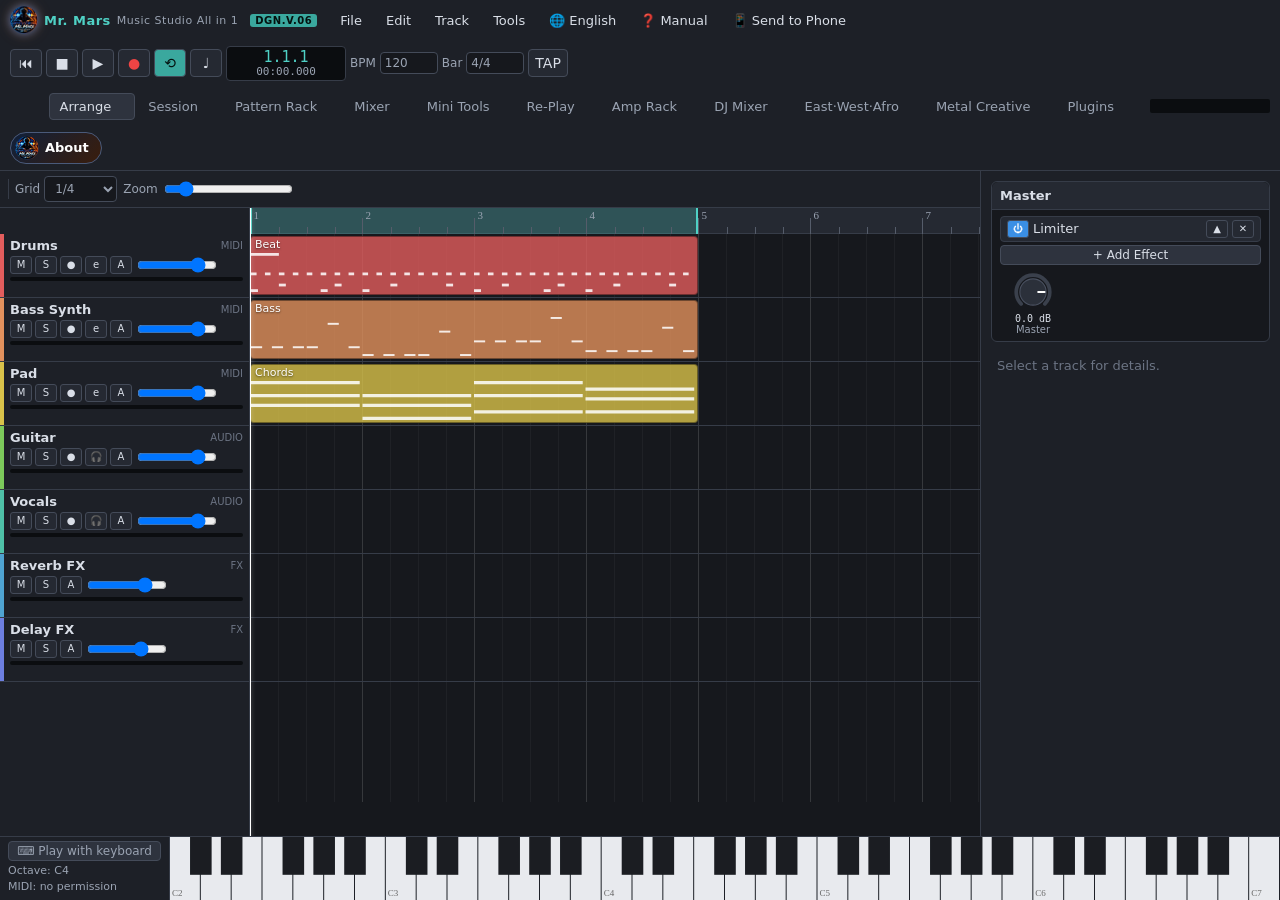
<file: index.html>
<!doctype html>
<html lang="en">
<head>
<meta charset="utf-8">
<meta name="viewport" content="width=device-width, initial-scale=1, viewport-fit=cover">
<meta name="theme-color" content="#16181d">
<meta name="mobile-web-app-capable" content="yes">
<meta name="apple-mobile-web-app-capable" content="yes">
<meta name="apple-mobile-web-app-status-bar-style" content="black-translucent">
<meta name="apple-mobile-web-app-title" content="Mr. Mars">
<link rel="apple-touch-icon" href="mrmars-gorseller/icon-256.png">
<script src="mrmars-cekirdek/platform.js"></script>
<title>Mr. Mars Music Studio All in 1 DGN.V.06</title>
<meta name="author" content="MRH DGN">
<meta name="application-name" content="Mr. Mars Music Studio">
<meta name="description" content="A full music studio in your browser: arranger, 4-deck DJ mixer, amp rack, Turkish maqams and instant QR transfer to your phone. No install, no account, no cost.">
<meta property="og:type" content="website">
<meta property="og:title" content="Mr. Mars Music Studio All in 1">
<meta property="og:description" content="A full music studio in your browser. No install, no account, no cost.">
<meta property="og:url" content="https://merihdogan.github.io/Mr.Mars.Music.Studio-All-in-1/">
<meta property="og:image" content="https://merihdogan.github.io/Mr.Mars.Music.Studio-All-in-1/mrmars-gorseller/tanitim-kart.png">
<meta name="twitter:card" content="summary_large_image">
<link rel="icon" href="mrmars-gorseller/app.ico" sizes="any">
<link rel="icon" type="image/png" sizes="32x32" href="mrmars-gorseller/icon-32.png">
<link rel="icon" type="image/png" sizes="256x256" href="mrmars-gorseller/icon-256.png">
<link rel="stylesheet" href="dgn-tema/app.css">
</head>
<body>
<div id="splash"><div class="splash-card"><img src="mrmars-gorseller/logo-512.png" alt="Mr. Mars Music Studio All in 1"><div class="splash-ver">DGN.V.06</div><div class="splash-bar"><div></div></div><div class="splash-msg"></div></div></div>
<div id="app">
  <header id="topbar">
    <div class="brand" title="Mr. Mars Music Studio All in 1"><img class="brand-logo" src="mrmars-gorseller/icon-64.png" alt=""><span>Mr. Mars</span> <span class="brand-sub">Music Studio All in 1</span><span class="version-tag">DGN.V.06</span></div>
    <div class="menu-row">
      <button class="btn ghost" data-menu="file">Dosya</button>
      <button class="btn ghost" data-menu="edit">Düzen</button>
      <button class="btn ghost" data-menu="track">Parça</button>
      <button class="btn ghost" data-menu="tools">Araçlar</button>
      <button class="btn ghost lang-btn" data-menu="lang" title="Dil / Language"></button>
      <button class="btn ghost" id="manual-btn" title="Kullanım kılavuzu (İngilizce)">❓ Kılavuz</button>
      <button class="btn ghost" id="phone-btn" title="Müziği QR kodla telefona gönder">📱 Telefona Gönder</button>
    </div>
    <div class="transport">
      <button class="tbtn" id="t-start" title="Başa dön (Home)">⏮</button>
      <button class="tbtn" id="t-stop" title="Durdur">■</button>
      <button class="tbtn" id="t-play" title="Çal / Duraklat (Boşluk)">▶</button>
      <button class="tbtn rec" id="t-rec" title="Kayıt (R)">●</button>
      <button class="tbtn tog" id="t-loop" title="Döngü (L)">⟲</button>
      <button class="tbtn tog" id="t-metro" title="Metronom (M)">♩</button>
      <div class="lcd"><div id="lcd-bars">1.1.1</div><div id="lcd-time">00:00.000</div></div>
      <label class="field">BPM <input id="t-bpm" type="number" min="20" max="300" step="0.1"></label>
      <label class="field">Ölçü <input id="t-sig" type="text" size="3"></label>
      <button class="tbtn" id="t-tap" title="Tempo tıkla">TAP</button>
    </div>
    <nav id="tabs">
      <button data-view="arrange" class="active">Aranjman</button>
      <button data-view="session">Session</button>
      <button data-view="rack">Desen Rafı</button>
      <button data-view="mixer">Mikser</button>
      <button data-view="mini">Mini Araçlar</button>
      <button data-view="reinst">Yeniden Çal</button>
      <button data-view="rig">Amfi Rack</button>
      <button data-view="dj">DJ Mikser</button>
      <button data-view="world">Doğu·Batı·Afro</button>
      <button data-view="metal">Metal Creative</button>
      <button data-view="plugins">Eklentiler</button>
    </nav>
    <div class="master-meter"><canvas id="master-meter" width="120" height="14"></canvas></div>
    <button id="about-btn" title="Hakkında"><img src="mrmars-gorseller/icon-32.png" alt=""><span>Hakkında</span></button>
  </header>

  <main id="views">
    <section id="view-arrange" class="view active">
      <div id="arr-toolbar" class="toolbar"></div>
      <div id="arr-body">
        <div id="arr-headers"></div>
        <div id="arr-scroll">
          <div id="arr-ruler"></div>
          <div id="arr-lanes"></div>
          <div id="arr-playhead"></div>
        </div>
      </div>
      <div id="lower-zone" class="hidden">
        <div class="lz-bar"><span id="lz-title"></span><span class="spacer"></span><button class="btn sm" id="lz-close">✕</button></div>
        <div id="lz-content"></div>
      </div>
    </section>
    <section id="view-session" class="view"></section>
    <section id="view-rack" class="view"></section>
    <section id="view-mixer" class="view"></section>
    <section id="view-mini" class="view"></section>
    <section id="view-reinst" class="view"></section>
    <section id="view-rig" class="view"></section>
    <section id="view-dj" class="view"></section>
    <section id="view-world" class="view"></section>
    <section id="view-metal" class="view"></section>
    <section id="view-plugins" class="view"></section>
  </main>

  <aside id="inspector"></aside>
  <footer id="keyboard-bar"></footer>
</div>

<script src="mrmars-cekirdek/dil/strings.js"></script>
<script src="mrmars-cekirdek/i18n.js"></script>
<script src="mrmars-cekirdek/util.js"></script>
<script src="mrmars-cekirdek/dsp.js"></script>
<script src="mrmars-cekirdek/plugin-api.js"></script>
<script src="mrh-cihazlar/effects.js"></script>
<script src="mrh-cihazlar/guitar.js"></script>
<script src="mrh-cihazlar/instruments.js"></script>
<script src="mrh-cihazlar/pro.js"></script>
<script src="mrh-cihazlar/mini.js"></script>
<script src="mrh-cihazlar/library.js"></script>
<script src="mrh-cihazlar/studio.js"></script>
<script src="mrh-cihazlar/world.js"></script>
<script src="mrh-cihazlar/metal.js"></script>
<script src="mrh-cihazlar/yaratici.js"></script>
<script src="mrmars-cekirdek/metalgen.js"></script>
<script src="mrmars-cekirdek/engine.js"></script>
<script src="mrmars-cekirdek/project.js"></script>
<script src="mrmars-cekirdek/automation.js"></script>
<script src="mrmars-cekirdek/miditools.js"></script>
<script src="mrmars-cekirdek/transcribe.js"></script>
<script src="mrmars-cekirdek/altyapilar.js"></script>
<script src="dgn-arayuz/devicepanel.js"></script>
<script src="dgn-arayuz/arrange.js"></script>
<script src="dgn-arayuz/session.js"></script>
<script src="dgn-arayuz/autolanes.js"></script>
<script src="dgn-arayuz/pianoroll.js"></script>
<script src="mrmars-cekirdek/tuning.js"></script>
<script src="dgn-arayuz/channelrack.js"></script>
<script src="dgn-arayuz/mixer.js"></script>
<script src="dgn-arayuz/minitools.js"></script>
<script src="dgn-arayuz/reinstrument.js"></script>
<script src="dgn-arayuz/rig.js"></script>
<script src="dgn-arayuz/dj.js"></script>
<script src="dgn-arayuz/djpresets.js"></script>
<script src="dgn-arayuz/djsounds.js"></script>
<script src="dgn-arayuz/djvideo.js"></script>
<script src="dgn-arayuz/djcontroller.js"></script>
<script src="dgn-arayuz/worldlab.js"></script>
<script src="dgn-arayuz/metallab.js"></script>
<script src="dgn-arayuz/pluginmgr.js"></script>
<script src="dgn-arayuz/keyboard.js"></script>
<script src="mrmars-cekirdek/midiclock.js"></script>
<script src="dgn-arayuz/dock.js"></script>
<script src="mrmars-cekirdek/qr.js"></script>
<script src="mrmars-cekirdek/kayipsiz.js"></script>
<script src="mrmars-cekirdek/sesisleme.js"></script>
<script src="dgn-arayuz/donusturucu.js"></script>
<script src="mrmars-cekirdek/telefon-baglanti.js"></script>
<script src="mrmars-cekirdek/telefon.js"></script>
<script src="mrmars-eklentiler/index.js"></script>
<script src="mrmars-cekirdek/main.js"></script>
</body>
</html>
</file>
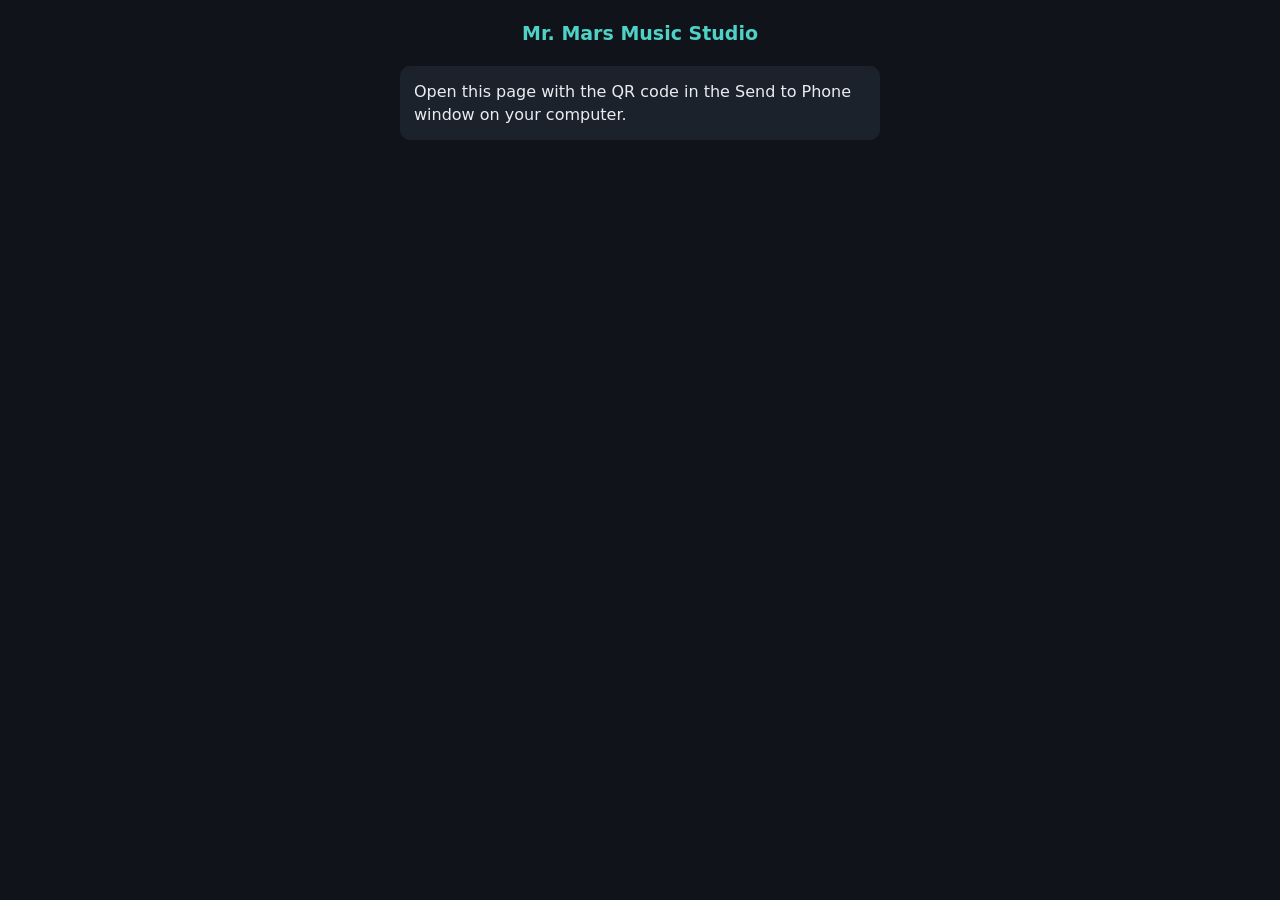
<file: telefon.html>
<!doctype html>
<html lang="en">
<head>
<meta charset="utf-8">
<meta name="viewport" content="width=device-width,initial-scale=1,viewport-fit=cover">
<meta name="theme-color" content="#10141a">
<meta name="referrer" content="no-referrer">
<title>Mr. Mars Music Studio</title>
<style>
  :root { color-scheme: dark; --bg: #10141a; --card: #1b222b; --fg: #e8edf2; --mut: #9aa7b4; --acc: #4fd1c5; }
  * { box-sizing: border-box; }
  body { margin: 0; background: var(--bg); color: var(--fg); font: 16px/1.45 system-ui, -apple-system, 'Segoe UI', Roboto, sans-serif; padding: 16px; padding-bottom: 40px; }
  main { max-width: 480px; margin: 0 auto; display: flex; flex-direction: column; gap: 14px; }
  h1 { font-size: 19px; margin: 4px 0; color: var(--acc); text-align: center; }
  .card { background: var(--card); border-radius: 10px; padding: 14px; display: flex; flex-direction: column; gap: 10px; }
  .muted { color: var(--mut); font-size: 14px; }
  .bar { height: 8px; background: #0b0f14; border-radius: 4px; overflow: hidden; }
  .bar i { display: block; height: 100%; width: 0; background: var(--acc); }
  button, a.btn { font: inherit; background: #2a3440; color: var(--fg); border: 0; border-radius: 8px; padding: 12px; text-align: center; text-decoration: none; display: block; width: 100%; }
  .primary { background: var(--acc) !important; color: #06201d !important; font-weight: 600; }
  audio, video { width: 100%; border-radius: 8px; background: #000; }
  .row { display: flex; gap: 8px; } .row > * { flex: 1; }
  .name { font-weight: 600; word-break: break-word; }
  [hidden] { display: none !important; }
</style>
</head>
<body>
<main>
  <h1>Mr. Mars Music Studio</h1>
  <div class="card" id="pairing">
    <div id="msg"></div>
    <div id="fmt" class="row" hidden></div>
  </div>
  <div class="card" id="progress" hidden>
    <div id="pname" class="name"></div>
    <div class="bar"><i id="pbar"></i></div>
    <div id="ptext" class="muted"></div>
  </div>
  <div id="files"></div>
</main>
<script src="mrmars-cekirdek/telefon-baglanti.js"></script>
<script>
(function () {
  // [tr, en, de, es, fr, sv, ru]
  const T = {
    open: ['Bu sayfayı bilgisayardaki Telefona Gönder penceresinin QR koduyla açın.', 'Open this page with the QR code in the Send to Phone window on your computer.', 'Öffnen Sie diese Seite mit dem QR-Code im Fenster „An Telefon senden“ am Computer.', 'Abra esta página con el código QR de la ventana Enviar al teléfono del ordenador.', 'Ouvrez cette page avec le code QR de la fenêtre Envoyer au téléphone de l’ordinateur.', 'Öppna sidan med QR-koden i fönstret Skicka till telefon på datorn.', 'Откройте эту страницу через QR-код в окне «Отправить на телефон» на компьютере.'],
    old: ['Bilgisayardaki program eski sürüm. Bilgisayarda Ctrl+F5 ile yenileyin (Mac: Cmd+Shift+R), sonra yeni QR kodu okutun.', 'The program on the computer is an older version. Refresh it with Ctrl+F5 (Mac: Cmd+Shift+R), then scan the new QR code.', 'Das Programm auf dem Computer ist veraltet. Mit Strg+F5 aktualisieren (Mac: Cmd+Shift+R), dann den neuen QR-Code scannen.', 'El programa del ordenador es una versión antigua. Actualice con Ctrl+F5 (Mac: Cmd+Shift+R) y escanee el nuevo código QR.', 'Le programme sur l’ordinateur est une ancienne version. Actualisez avec Ctrl+F5 (Mac : Cmd+Shift+R), puis scannez le nouveau code QR.', 'Programmet på datorn är en äldre version. Uppdatera med Ctrl+F5 (Mac: Cmd+Shift+R) och skanna den nya QR-koden.', 'На компьютере старая версия программы. Обновите её: Ctrl+F5 (Mac: Cmd+Shift+R), затем отсканируйте новый QR-код.'],
    get: ['Al', 'Get', 'Holen', 'Obtener', 'Recevoir', 'Hämta', 'Получить'],
    got: ['Müzik geldi. Kaydet ile telefona alın.', 'The music has arrived. Press Save to keep it on your phone.', 'Die Musik ist da. Mit Speichern auf dem Telefon sichern.', 'La música ha llegado. Pulse Guardar para conservarla.', 'La musique est arrivée. Appuyez sur Enregistrer pour la garder.', 'Musiken har kommit. Tryck på Spara för att behålla den.', 'Музыка получена. Нажмите «Сохранить», чтобы оставить её на телефоне.'],
    prep: ['Bağlantı hazırlanıyor…', 'Preparing the connection…', 'Verbindung wird vorbereitet…', 'Preparando la conexión…', 'Préparation de la connexion…', 'Förbereder anslutningen…', 'Подготовка подключения…'],
    more: ['Başka biçimde al:', 'Get it in another format:', 'In anderem Format holen:', 'Obtener en otro formato:', 'Recevoir dans un autre format :', 'Hämta i annat format:', 'Получить в другом формате:'],
    relay: ['Bağlantı servislerine ulaşılamıyor. İnternet bağlantısını kontrol edin.', 'Cannot reach the connection services. Check your internet connection.', 'Verbindungsdienste nicht erreichbar. Prüfen Sie die Internetverbindung.', 'No se puede acceder a los servicios de conexión. Compruebe su Internet.', 'Services de connexion inaccessibles. Vérifiez votre connexion Internet.', 'Kan inte nå anslutningstjänsterna. Kontrollera internet.', 'Сервисы подключения недоступны. Проверьте интернет.'],
    pc: ['Bilgisayar yanıt vermedi. Telefona Gönder penceresi açık mı?', 'The computer did not answer. Is the Send to Phone window open?', 'Der Computer antwortet nicht. Ist das Fenster „An Telefon senden“ geöffnet?', 'El ordenador no responde. ¿Está abierta la ventana Enviar al teléfono?', 'L’ordinateur ne répond pas. La fenêtre Envoyer au téléphone est-elle ouverte ?', 'Datorn svarar inte. Är fönstret Skicka till telefon öppet?', 'Компьютер не отвечает. Открыто ли окно «Отправить на телефон»?'],
    conn: ['Bağlandı. Müzik bekleniyor…', 'Connected. Waiting for music…', 'Verbunden. Warte auf Musik…', 'Conectado. Esperando música…', 'Connecté. En attente de musique…', 'Ansluten. Väntar på musik…', 'Подключено. Ожидание музыки…'],
    fail: ['Doğrudan bağlantı kurulamadı. Telefonu bilgisayarla aynı Wi-Fi ağına alıp kodu yeniden okutun.', 'Could not connect directly. Put the phone on the same Wi-Fi as the computer and scan again.', 'Keine direkte Verbindung. Verbinden Sie das Telefon mit demselben WLAN und scannen Sie erneut.', 'No se pudo conectar directamente. Ponga el teléfono en la misma Wi-Fi y vuelva a escanear.', 'Connexion directe impossible. Mettez le téléphone sur le même Wi-Fi et scannez à nouveau.', 'Kunde inte ansluta direkt. Anslut telefonen till samma Wi-Fi och skanna igen.', 'Прямое подключение не удалось. Подключите телефон к той же сети Wi-Fi и отсканируйте снова.'],
    closed: ['Bağlantı kapandı. Aldığınız dosyalar bu sayfada duruyor.', 'Connection closed. Received files stay on this page.', 'Verbindung beendet. Empfangene Dateien bleiben auf dieser Seite.', 'Conexión cerrada. Los archivos recibidos siguen en esta página.', 'Connexion fermée. Les fichiers reçus restent sur cette page.', 'Anslutningen stängd. Mottagna filer finns kvar här.', 'Соединение закрыто. Полученные файлы остаются на этой странице.'],
    save: ['Kaydet', 'Save', 'Speichern', 'Guardar', 'Enregistrer', 'Spara', 'Сохранить'],
    share: ['Paylaş', 'Share', 'Teilen', 'Compartir', 'Partager', 'Dela', 'Поделиться'],
    badfile: ['Dosya bozuk geldi, yeniden gönderin.', 'The file arrived damaged. Send it again.', 'Die Datei ist beschädigt. Bitte erneut senden.', 'El archivo llegó dañado. Envíelo de nuevo.', 'Le fichier est arrivé endommagé. Renvoyez-le.', 'Filen kom fram skadad. Skicka igen.', 'Файл повреждён. Отправьте ещё раз.'],
    badcode: ['Kod geçersiz. Bilgisayarda yeni kod alın.', 'Invalid code. Get a new code on the computer.', 'Ungültiger Code. Neuen Code am Computer holen.', 'Código no válido. Genere uno nuevo en el ordenador.', 'Code invalide. Générez-en un nouveau.', 'Ogiltig kod. Hämta en ny på datorn.', 'Неверный код. Получите новый на компьютере.'],
    leave: ['Telefon ekranını açık tutun ve bu sayfadan çıkmayın.', 'Keep the screen on and stay on this page.', 'Lassen Sie den Bildschirm an und bleiben Sie auf dieser Seite.', 'Mantenga la pantalla encendida y permanezca en esta página.', 'Gardez l’écran allumé et restez sur cette page.', 'Håll skärmen tänd och stanna på sidan.', 'Не выключайте экран и не покидайте страницу.'],
  };
  const LANGS = ['tr', 'en', 'de', 'es', 'fr', 'sv', 'ru'];
  const li = Math.max(0, LANGS.indexOf((navigator.language || 'en').slice(0, 2).toLowerCase()) < 0 ? 1 : LANGS.indexOf((navigator.language || 'en').slice(0, 2).toLowerCase()));
  document.documentElement.lang = LANGS[li];
  const t = k => T[k][li], $ = id => document.getElementById(id);
  const msg = s => { $('msg').textContent = s; };
  const mb = n => (n / 1048576).toFixed(1) + ' MB';

  function addFile(blob, meta) {
    const url = URL.createObjectURL(blob), isVid = /^video/.test(meta.type), player = document.createElement(isVid ? 'video' : 'audio');
    player.controls = true; player.src = url; player.playsInline = true; player.preload = 'metadata';
    const card = document.createElement('div'); card.className = 'card'; card.style.marginBottom = '12px';
    const name = document.createElement('div'); name.className = 'name'; name.textContent = meta.name;
    const size = document.createElement('div'); size.className = 'muted'; size.textContent = mb(meta.size);
    const row = document.createElement('div'); row.className = 'row';
    const save = document.createElement('a'); save.className = 'btn primary'; save.href = url; save.download = meta.name; save.textContent = t('save'); row.appendChild(save);
    const file = new File([blob], meta.name, { type: meta.type });
    if (navigator.canShare && navigator.canShare({ files: [file] })) { const sh = document.createElement('button'); sh.textContent = t('share'); sh.onclick = () => navigator.share({ files: [file] }).catch(() => { }); row.appendChild(sh); }
    card.append(name, player, size, row); $('files').prepend(card);
    window.__received = window.__received || []; window.__received.push({ name: meta.name, size: meta.size, type: meta.type, blob });
  }

  const formats = (dc, list) => {
    const box = $('fmt'); box.innerHTML = ''; box.hidden = false; box.style.flexWrap = 'wrap';
    const lab = document.createElement('div'); lab.className = 'muted'; lab.textContent = t('more'); lab.style.flex = '0 0 100%'; box.appendChild(lab);
    const sel = document.createElement('select'); sel.id = 'fmtsel'; sel.style.cssText = 'flex:2 1 60%;font:inherit;background:#2a3440;color:var(--fg);border:0;border-radius:8px;padding:12px;min-width:0';
    const groups = {}; list.forEach(f => { let g = groups[f.group]; if (!g) { g = groups[f.group] = document.createElement('optgroup'); g.label = f.group; sel.appendChild(g); } const o = document.createElement('option'); o.value = f.id; o.textContent = f.label; g.appendChild(o); });
    const go = document.createElement('button'); go.id = 'fmtgo'; go.className = 'primary'; go.textContent = t('get'); go.style.flex = '1 1 25%';
    go.onclick = () => { try { dc.send(JSON.stringify({ kind: 'request', format: sel.value })); } catch (e) { } };
    box.append(sel, go);
  };
  async function start() {
    const m = /[#&]r=([^&]+)&k=([^&]+)/.exec(location.hash);
    if (/[#&]o=/.test(location.hash)) { msg(t('old')); return; } // Bilgisayardaki pencere eski sürüm
    if (!m) { msg(t('open')); return; }
    history.replaceState(null, '', location.pathname); // Anahtar adres geçmişinde kalmasın
    msg(t('prep'));
    const me = 'ph' + OSLink.rand(6);
    let answered = false, relayUp = false, hello, relay;
    const noPc = setTimeout(() => { if (!answered) msg(relayUp ? t('pc') : t('relay')); }, 25000);
    relay = await OSLink.relay(m[1], m[2], me, async x => {
      if (x.t !== 'offer' || answered) return;
      answered = true; clearInterval(hello); clearTimeout(noPc);
      const link = await OSLink.createAnswer(x.desc), pc = link.pc;
      window.__answered = true;
      const failT = setTimeout(() => { if (pc.connectionState !== 'connected') msg(t('fail')); }, 30000);
      pc.onconnectionstatechange = () => { if (pc.connectionState === 'failed') msg(t('fail')); };
      pc.ondatachannel = ({ channel: dc }) => {
        const opened = () => { clearTimeout(failT); msg(t('conn')); window.__state = 'open'; relay.close(); };
        dc.readyState === 'open' ? opened() : dc.addEventListener('open', opened);
        dc.addEventListener('close', () => { $('progress').hidden = true; $('fmt').hidden = true; msg(t('closed')); });
        window.__dc = dc;
        OSLink.receiver(dc, {
          formats: l => formats(dc, l),
          status: s => { $('progress').hidden = false; $('pname').textContent = ''; $('ptext').textContent = s.text; $('pbar').style.width = '0'; },
          start: f => { $('progress').hidden = false; $('pname').textContent = f.name; $('ptext').textContent = mb(f.size) + ' · ' + t('leave'); },
          progress: k => { $('pbar').style.width = Math.round(k * 100) + '%'; },
          done: (blob, meta) => { $('progress').hidden = true; msg(t('got')); addFile(blob, meta); },
          error: () => { $('progress').hidden = true; msg(t('badfile')); window.__state = 'badfile'; },
          remoteError: e => { $('progress').hidden = true; msg(e.text); },
        });
      };
      relay.send({ t: 'answer', to: x.from, desc: link.desc });
    }, n => { relayUp = n > 0; if (n && !answered) relay && relay.send({ t: 'hello' }); });
    const send = () => relay.send({ t: 'hello' });
    send(); hello = setInterval(send, 2000);
    setTimeout(() => clearInterval(hello), 60000);
  }
  start();
})();
</script>
</body>
</html>
</file>
<file: dgn-tema/app.css>
:root {
  --bg: #16181d; --bg2: #1d2027; --bg3: #252932; --bg4: #2e333e; --line: #363c48; --line2: #444b59;
  --fg: #d9dee7; --fg2: #9aa3b2; --fg3: #6c7484;
  --acc: #4fd1c5; --acc2: #3aa89e; --rec: #ef4444; --warn: #f5b942; --sel: #5b8cff;
  --font: "Segoe UI", system-ui, sans-serif; --mono: Consolas, "Cascadia Mono", monospace;
}
* { box-sizing: border-box; }
html, body { margin: 0; height: 100%; background: var(--bg); color: var(--fg); font: 13px var(--font); overflow: hidden; user-select: none; }
input, select, button, textarea { font: inherit; color: inherit; }
.hidden { display: none !important; }
.muted { color: var(--fg3); }
.spacer { flex: 1; }
.row { display: flex; gap: 8px; align-items: center; flex-wrap: wrap; }

#app { display: grid; grid-template-rows: auto 1fr auto; grid-template-columns: 1fr auto; height: 100vh; }
#topbar { grid-column: 1 / 3; display: flex; align-items: center; gap: 12px; padding: 6px 10px; background: var(--bg2); border-bottom: 1px solid var(--line); flex-wrap: wrap; }
.brand { font-weight: 700; letter-spacing: .5px; color: var(--acc); }
.menu-row { display: flex; gap: 2px; }
#views { grid-column: 1; position: relative; overflow: hidden; min-height: 0; }
#inspector { grid-column: 2; grid-row: 2; width: 300px; background: var(--bg2); border-left: 1px solid var(--line); overflow-y: auto; padding: 10px; }
#inspector.hidden { display: none; }
#keyboard-bar { grid-column: 1 / 3; background: var(--bg2); border-top: 1px solid var(--line); }

.view { position: absolute; inset: 0; display: none; flex-direction: column; overflow: hidden; }
.view.active { display: flex; }

/* butonlar */
.btn { background: var(--bg4); border: 1px solid var(--line2); border-radius: 4px; padding: 4px 10px; cursor: pointer; white-space: nowrap; }
.btn:hover { background: #394050; }
.btn.primary { background: var(--acc2); border-color: var(--acc); color: #071a18; font-weight: 600; }
.btn.ghost { background: transparent; border-color: transparent; }
.btn.ghost:hover { background: var(--bg4); }
.btn.sm { padding: 2px 7px; font-size: 12px; }
.btn.on { background: var(--acc2); color: #061513; border-color: var(--acc); }
.btn.danger { border-color: #7a3030; }
.inp, select { background: var(--bg); border: 1px solid var(--line2); border-radius: 4px; padding: 4px 6px; }
.inp:focus, select:focus { outline: 1px solid var(--acc); }

/* aktarım */
.transport { display: flex; align-items: center; gap: 4px; }
.tbtn { min-width: 32px; height: 28px; background: var(--bg3); border: 1px solid var(--line2); border-radius: 4px; cursor: pointer; font-size: 14px; }
.tbtn:hover { background: var(--bg4); }
.tbtn.on { background: var(--acc2); color: #04110f; }
.tbtn.rec { color: var(--rec); }
.tbtn.rec.on { background: var(--rec); color: #fff; }
.lcd { background: #0b0d10; border: 1px solid var(--line); border-radius: 4px; padding: 2px 10px; font-family: var(--mono); color: var(--acc); min-width: 120px; text-align: center; line-height: 1.1; }
#lcd-bars { font-size: 15px; }
#lcd-time { font-size: 11px; color: var(--fg2); }
.field { display: flex; align-items: center; gap: 4px; color: var(--fg2); font-size: 12px; }
.field input { width: 58px; background: var(--bg); border: 1px solid var(--line2); border-radius: 4px; padding: 3px 4px; }
#tabs { display: flex; gap: 2px; margin-left: auto; }
#tabs button { background: transparent; border: 1px solid transparent; border-radius: 4px; padding: 5px 10px; cursor: pointer; color: var(--fg2); }
#tabs button.active { background: var(--bg4); color: var(--fg); border-color: var(--line2); }
.master-meter canvas { display: block; border-radius: 2px; background: #0b0d10; }

/* araç çubuğu */
.toolbar { display: flex; gap: 6px; align-items: center; padding: 5px 8px; background: var(--bg2); border-bottom: 1px solid var(--line); flex-wrap: wrap; }
.toolbar label { display: flex; gap: 4px; align-items: center; color: var(--fg2); font-size: 12px; }
.toolbar .sep { width: 1px; height: 20px; background: var(--line); }

/* aranjman */
#arr-body { flex: 1; display: flex; min-height: 0; position: relative; }
#arr-headers { width: 250px; flex: none; overflow: hidden; background: var(--bg2); border-right: 1px solid var(--line); padding-top: 26px; }
#arr-scroll { flex: 1; overflow: auto; position: relative; }
#arr-ruler { position: sticky; top: 0; height: 26px; background: var(--bg3); border-bottom: 1px solid var(--line); z-index: 5; cursor: pointer; }
#arr-ruler canvas { position: absolute; left: 0; top: 0; }
#arr-lanes { position: relative; }
#arr-playhead { position: absolute; top: 0; width: 1px; background: #fff; pointer-events: none; z-index: 6; box-shadow: 0 0 4px #fff8; }
.loop-band { position: absolute; top: 0; height: 26px; background: rgba(79, 209, 197, .22); border-left: 2px solid var(--acc); border-right: 2px solid var(--acc); }
.loop-band.off { background: rgba(160, 160, 160, .12); border-color: var(--fg3); }
.lane { position: relative; border-bottom: 1px solid var(--line); }
.lane.sel { background: rgba(91, 140, 255, .05); }
.lane-grid { position: absolute; inset: 0; pointer-events: none; }
.thead { border-bottom: 1px solid var(--line); padding: 4px 6px 4px 10px; position: relative; display: flex; flex-direction: column; gap: 3px; cursor: pointer; overflow: hidden; }
.thead.sel { background: var(--bg3); }
.thead .color { position: absolute; left: 0; top: 0; bottom: 0; width: 4px; }
.thead .name { font-weight: 600; white-space: nowrap; overflow: hidden; text-overflow: ellipsis; flex: 1; }
.thead .ttype { font-size: 10px; color: var(--fg3); }
.thead .btns { display: flex; gap: 3px; align-items: center; }
.mini { width: 22px; height: 18px; font-size: 10px; border-radius: 3px; border: 1px solid var(--line2); background: var(--bg3); cursor: pointer; padding: 0; line-height: 16px; text-align: center; }
.mini.m.on { background: #e5a33a; color: #000; }
.mini.s.on { background: #e5d43a; color: #000; }
.mini.r.on { background: var(--rec); color: #fff; }
.mini.i.on { background: #3a8fe5; color: #fff; }
.thead input[type=range] { width: 80px; height: 12px; }
.tmeter { height: 4px; background: #0b0d10; border-radius: 2px; overflow: hidden; }
.tmeter div { height: 100%; width: 0; background: linear-gradient(90deg, #39c27a, #e5d43a 75%, #ef4444); }

.clip { position: absolute; top: 2px; bottom: 2px; border-radius: 4px; overflow: hidden; cursor: grab; border: 1px solid rgba(0, 0, 0, .4); }
.clip .cname { position: absolute; left: 4px; top: 1px; font-size: 11px; color: #fff; text-shadow: 0 1px 2px #0008; white-space: nowrap; pointer-events: none; z-index: 2; }
.clip canvas { position: absolute; left: 0; top: 14px; width: 100%; height: calc(100% - 14px); pointer-events: none; }
.clip.sel { outline: 2px solid #fff; z-index: 3; }
.clip .edge { position: absolute; top: 0; bottom: 0; width: 6px; cursor: ew-resize; z-index: 4; }
.clip .edge.l { left: 0; } .clip .edge.r { right: 0; }
.clip.muted { opacity: .4; }

/* alt bölge (piyano rulosu, cihaz paneli) */
#lower-zone { height: 42%; min-height: 160px; display: flex; flex-direction: column; border-top: 2px solid var(--line2); background: var(--bg2); }
.lz-bar { display: flex; align-items: center; gap: 8px; padding: 4px 8px; border-bottom: 1px solid var(--line); }
#lz-content { flex: 1; min-height: 0; display: flex; overflow: hidden; }

/* piyano rulosu */
.pr { flex: 1; display: flex; flex-direction: column; min-width: 0; }
.pr-main { flex: 1; display: flex; min-height: 0; }
.pr-keys { width: 70px; flex: none; overflow: hidden; position: relative; background: var(--bg); }
.pr-grid { flex: 1; overflow: auto; position: relative; }
.pr-grid canvas { display: block; }
.pr-vel { height: 60px; border-top: 1px solid var(--line); display: flex; }
.pr-vel .pad { width: 70px; flex: none; font-size: 10px; color: var(--fg3); padding: 4px; }
.pr-vel canvas { flex: 1; display: block; }

/* inspektör ve cihaz paneli */
.insp-sec { border: 1px solid var(--line); border-radius: 6px; margin-bottom: 10px; background: var(--bg); }
.insp-sec > .h { padding: 6px 8px; font-weight: 600; display: flex; align-items: center; gap: 6px; border-bottom: 1px solid var(--line); background: var(--bg3); border-radius: 6px 6px 0 0; }
.insp-sec > .b { padding: 6px 8px; display: flex; flex-direction: column; gap: 6px; }
.slot { display: flex; align-items: center; gap: 4px; padding: 3px 6px; background: var(--bg3); border-radius: 4px; border: 1px solid var(--line); cursor: pointer; }
.slot:hover { border-color: var(--line2); }
.slot .nm { flex: 1; overflow: hidden; text-overflow: ellipsis; white-space: nowrap; }
.slot.byp .nm { color: var(--fg3); text-decoration: line-through; }
.slot.err .nm { color: var(--rec); }
.dev-panel { padding: 8px 10px; overflow: auto; flex: 1; }
.dev-head { display: flex; align-items: center; gap: 8px; margin-bottom: 8px; flex-wrap: wrap; }
.dev-head .title { font-weight: 700; font-size: 14px; }
.knobs { display: flex; flex-wrap: wrap; gap: 6px 4px; }
.knob { display: flex; flex-direction: column; align-items: center; width: 66px; }
.knob svg { cursor: ns-resize; }
.k-track { fill: none; stroke: #3a404c; stroke-width: 3.5; stroke-linecap: round; }
.k-arc { fill: none; stroke: var(--acc); stroke-width: 3.5; stroke-linecap: round; }
.k-body { fill: #2b303a; stroke: #4a5160; }
.k-dot { stroke: #fff; stroke-width: 2; stroke-linecap: round; }
.k-val { font-size: 10px; color: var(--fg); font-family: var(--mono); white-space: nowrap; }
.k-label { font-size: 10px; color: var(--fg2); text-align: center; line-height: 1.1; max-width: 66px; }
.choice { display: flex; flex-direction: column; gap: 2px; align-items: flex-start; min-width: 120px; }
.choice span { font-size: 10px; color: var(--fg2); }
.eq-curve { width: 100%; height: 110px; background: #0b0d10; border-radius: 4px; margin-bottom: 8px; display: block; }

/* mikser */
#view-mixer { flex-direction: row; overflow-x: auto; overflow-y: hidden; padding: 8px; gap: 6px; background: var(--bg); }
.strip { width: 108px; flex: none; background: var(--bg2); border: 1px solid var(--line); border-radius: 6px; display: flex; flex-direction: column; align-items: stretch; padding: 6px; gap: 5px; }
.strip.master { width: 130px; border-color: var(--acc2); }
.strip .sname { text-align: center; font-weight: 600; font-size: 12px; padding: 3px; border-radius: 3px; white-space: nowrap; overflow: hidden; text-overflow: ellipsis; color: #08090b; }
.strip .ins { display: flex; flex-direction: column; gap: 2px; min-height: 60px; max-height: 140px; overflow-y: auto; }
.strip .ins .slot { font-size: 11px; padding: 2px 4px; }
.strip .fz { flex: 1; display: flex; gap: 6px; justify-content: center; min-height: 160px; }
.strip .fz canvas { width: 14px; height: 100%; background: #0b0d10; border-radius: 2px; }
.vfader { writing-mode: vertical-lr; direction: rtl; width: 26px; height: 100%; }
.strip .db { text-align: center; font-family: var(--mono); font-size: 11px; color: var(--fg2); }
.strip .btns { display: flex; gap: 3px; justify-content: center; }
.strip .sends { display: flex; flex-wrap: wrap; justify-content: center; }
.strip .sends .knob { width: 46px; }
.strip .sends .k-label { max-width: 46px; overflow: hidden; white-space: nowrap; }

/* amfi rack */
#view-rig { overflow: auto; padding: 12px; gap: 12px; }
.rig-top { display: flex; gap: 12px; align-items: center; flex-wrap: wrap; }
.tuner { display: flex; align-items: center; gap: 10px; background: #0b0d10; border: 1px solid var(--line); border-radius: 8px; padding: 6px 14px; min-width: 260px; }
.tuner .note { font-size: 28px; font-weight: 700; width: 56px; text-align: center; font-family: var(--mono); }
.tuner .bar { position: relative; width: 160px; height: 10px; background: #222; border-radius: 5px; }
.tuner .bar .ind { position: absolute; top: -3px; width: 4px; height: 16px; background: var(--acc); border-radius: 2px; left: 50%; transition: left .08s; }
.tuner .bar .mid { position: absolute; left: 50%; top: -4px; width: 1px; height: 18px; background: #fff6; }
.tuner .cents { font-family: var(--mono); color: var(--fg2); font-size: 11px; width: 60px; }
.pedalboard { display: flex; gap: 10px; flex-wrap: wrap; align-items: stretch; padding: 12px; background: #121418; border-radius: 10px; border: 1px solid var(--line); min-height: 120px; }
.pedal { width: 170px; border-radius: 10px; padding: 8px; display: flex; flex-direction: column; gap: 6px; box-shadow: 0 4px 10px #0007, inset 0 1px 0 #fff3; color: #111; position: relative; }
.pedal .pt { font-weight: 800; text-align: center; font-size: 12px; text-transform: uppercase; letter-spacing: .5px; }
.pedal .knobs { justify-content: center; }
.pedal .knob { width: 50px; }
.pedal .k-label, .pedal .k-val { color: #111; }
.pedal .k-body { fill: #111; }
.pedal .foot { margin-top: auto; display: flex; justify-content: space-between; align-items: center; }
.pedal .led { width: 10px; height: 10px; border-radius: 50%; background: #400; border: 1px solid #000; }
.pedal .led.on { background: #f33; box-shadow: 0 0 8px #f33; }
.pedal .sw { width: 34px; height: 34px; border-radius: 50%; background: radial-gradient(#ddd, #777); border: 2px solid #333; cursor: pointer; }
.pedal .x { position: absolute; right: 6px; top: 4px; cursor: pointer; font-weight: 700; opacity: .5; }
.pedal .mv { cursor: pointer; opacity: .6; font-size: 11px; }
.amp-unit { border-radius: 10px; padding: 12px; background: linear-gradient(#2b2b2b, #161616); border: 2px solid #555; box-shadow: 0 6px 16px #0008; }
.amp-unit.cab { background: repeating-linear-gradient(45deg, #1f1f1f 0 4px, #262626 4px 8px); }
.amp-unit .knob { width: 60px; }
.amp-unit .k-body { fill: #c9a34a; stroke: #6c5520; }
.amp-title { font-family: Georgia, serif; font-style: italic; font-size: 18px; color: #e9d7a0; margin-bottom: 6px; }

/* DJ */
#view-dj { overflow: auto; padding: 10px; gap: 10px; }
.dj-wrap { display: grid; grid-template-columns: minmax(0, 1fr) 290px minmax(0, 1fr); gap: 10px; }
.deck { background: var(--bg2); border: 1px solid var(--line); border-radius: 8px; padding: 10px; display: flex; flex-direction: column; gap: 8px; min-width: 0; }
.deck .dtitle { display: flex; gap: 8px; align-items: center; }
.deck .dname { flex: 1; overflow: hidden; text-overflow: ellipsis; white-space: nowrap; font-weight: 600; }
.deck .wave { width: 100%; height: 70px; background: #0b0d10; border-radius: 4px; display: block; cursor: pointer; }
.deck .wave.ov { height: 34px; }
.deck .info { display: flex; gap: 14px; font-family: var(--mono); color: var(--fg2); flex-wrap: wrap; }
.deck .info b { color: var(--fg); font-size: 16px; }
.deck .ctl { display: flex; gap: 6px; flex-wrap: wrap; align-items: center; }
.deck .big { width: 54px; height: 40px; font-size: 18px; }
.deck .hot { display: grid; grid-template-columns: repeat(4, 1fr); gap: 4px; }
.deck .hot button { height: 30px; }
.deck .hot button.set { background: #6d3fd1; border-color: #9a74f0; }
.deck .pitch { display: flex; align-items: center; gap: 6px; }
.deck .pitch input { flex: 1; min-width: 0; }
.deck .pitch select { flex: none; }
.jog { width: 120px; height: 120px; border-radius: 50%; background: radial-gradient(circle, #333 0 30%, #1a1a1a 31% 100%); border: 3px solid #444; position: relative; cursor: grab; flex: none; }
.jog .mark { position: absolute; left: 50%; top: 6px; width: 4px; height: 18px; margin-left: -2px; background: var(--acc); border-radius: 2px; transform-origin: 2px 54px; }
.dj-mixer { background: var(--bg2); border: 1px solid var(--line); border-radius: 8px; padding: 10px; display: flex; flex-direction: column; gap: 8px; align-items: center; }
.dj-mixer .chs { display: flex; gap: 10px; }
.dj-mixer .ch { display: flex; flex-direction: column; align-items: center; gap: 2px; }
.dj-mixer .ch .knob { width: 50px; }
.dj-mixer .kill { font-size: 10px; padding: 1px 5px; }
.dj-mixer .fadebox { display: flex; gap: 8px; height: 130px; }
.dj-mixer canvas { width: 10px; height: 100%; background: #0b0d10; border-radius: 2px; }
.xfader { width: 180px; }
.xf-row { width: 100%; flex-wrap: nowrap; }
.xf-row .xfader { flex: 1 1 0; width: auto; min-width: 0; }
.dj-mixer .fx-slot select { max-width: 130px; }
.dj-mixer .mic-ch .field { white-space: nowrap; }
.dj-mixer .mic-ch .field input { width: auto; }

/* eklenti yöneticisi */
#view-plugins { overflow: auto; padding: 14px; gap: 12px; }
.plist { display: grid; grid-template-columns: repeat(auto-fill, minmax(240px, 1fr)); gap: 8px; }
.pcard { background: var(--bg2); border: 1px solid var(--line); border-radius: 6px; padding: 8px 10px; }
.pcard .pn { font-weight: 600; }
.pcard .pm { font-size: 11px; color: var(--fg3); }
.code { font-family: var(--mono); font-size: 12px; background: #0b0d10; border: 1px solid var(--line); border-radius: 6px; padding: 10px; white-space: pre; overflow: auto; user-select: text; }

/* klavye */
#keyboard-bar { height: 64px; display: flex; }
#keyboard-bar .kb-side { width: 170px; padding: 4px 8px; display: flex; flex-direction: column; gap: 3px; font-size: 11px; color: var(--fg2); border-right: 1px solid var(--line); }
#keyboard-bar canvas { flex: 1 1 0; width: 0; min-width: 0; display: block; cursor: pointer; }

/* menüler, modallar, toast */
.ctx-menu { position: fixed; z-index: 1000; background: var(--bg3); border: 1px solid var(--line2); border-radius: 6px; padding: 4px; min-width: 200px; box-shadow: 0 8px 24px #000a; max-height: 80vh; overflow-y: auto; }
.ctx-menu .item { padding: 5px 10px; border-radius: 4px; cursor: pointer; white-space: nowrap; }
.ctx-menu .item:hover { background: var(--sel); color: #fff; }
.ctx-menu .item.disabled { color: var(--fg3); pointer-events: none; }
.ctx-menu .sep { height: 1px; background: var(--line2); margin: 4px 2px; }
.ctx-menu .hdr { padding: 4px 10px 2px; font-size: 10px; text-transform: uppercase; color: var(--fg3); letter-spacing: .5px; }
.modal-back { position: fixed; inset: 0; background: #0009; z-index: 900; display: flex; align-items: center; justify-content: center; }
.modal { background: var(--bg2); border: 1px solid var(--line2); border-radius: 8px; min-width: 360px; max-width: 90vw; max-height: 88vh; display: flex; flex-direction: column; box-shadow: 0 12px 40px #000c; }
.modal-title { padding: 10px 14px; font-weight: 700; border-bottom: 1px solid var(--line); }
.modal-body { padding: 12px 14px; overflow: auto; display: flex; flex-direction: column; gap: 8px; }
.modal-buttons { padding: 10px 14px; display: flex; justify-content: flex-end; gap: 8px; border-top: 1px solid var(--line); }
.form-grid { display: grid; grid-template-columns: 180px 1fr; gap: 8px 12px; align-items: center; }
#toast { position: fixed; left: 50%; bottom: 84px; transform: translateX(-50%) translateY(20px); background: var(--bg4); border: 1px solid var(--line2); padding: 8px 16px; border-radius: 6px; opacity: 0; pointer-events: none; transition: .2s; z-index: 2000; }
#toast.show { opacity: 1; transform: translateX(-50%); }
.drop-hint { outline: 2px dashed var(--acc); outline-offset: -4px; }
::-webkit-scrollbar { width: 10px; height: 10px; }
::-webkit-scrollbar-thumb { background: #3a404c; border-radius: 5px; }
::-webkit-scrollbar-track { background: transparent; }

/* otomasyon */
.auto-head { background: #1a1d23; padding-top: 3px; gap: 2px; }
.auto-head .auto-sel { font-size: 11px; padding: 1px 3px; max-width: 200px; flex: 1; }
.auto-head .auto-val { font-size: 10px; font-family: var(--mono); color: var(--fg2); margin-left: 4px; white-space: nowrap; }
.mini.a.on, .mini.auto-r.on { background: #3ac28f; color: #04140d; }
.auto-lane { background: rgba(0,0,0,.25); cursor: crosshair; }
.auto-svg { position: absolute; left: 0; top: 0; overflow: visible; }
.auto-line { fill: none; stroke-width: 2; }
.auto-line.off { stroke-dasharray: 4 3; opacity: .5; }
.auto-fill { opacity: .12; }
.auto-empty { stroke: var(--fg3); stroke-dasharray: 4 4; }
.auto-pt { fill: #fff; stroke: #000; stroke-width: 1; cursor: move; }

/* desen rafı */
#view-rack { overflow: auto; }
.rack { padding: 8px 10px; display: flex; flex-direction: column; gap: 3px; }
.rack-row { display: flex; align-items: center; gap: 8px; }
.rack-head { width: 230px; flex: none; display: flex; align-items: center; gap: 4px; background: var(--bg2); border: 1px solid var(--line); border-left: 4px solid; border-radius: 4px; padding: 3px 6px; height: 30px; }
.rack-name { flex: 1; overflow: hidden; text-overflow: ellipsis; white-space: nowrap; cursor: pointer; font-weight: 600; }
.rack-name:hover { color: var(--acc); }
.rack-head select { font-size: 11px; padding: 1px; }
.rack-steps { display: flex; gap: 3px; flex-wrap: nowrap; }
.step { width: 22px; height: 28px; border-radius: 3px; background: #2e333e; border: 1px solid #3c4250; cursor: pointer; flex: none; }
.step.alt { background: #3a2f33; }
.step.on { background: var(--acc); border-color: #9ff; }
.step.now { box-shadow: 0 0 0 2px #fff inset; }
.rack-steps .step:nth-child(4n+1) { margin-left: 4px; }

/* DJ ekleri */
.dj-bar { border-radius: 8px; border: 1px solid var(--line); }
.dj-wrap.four { grid-template-columns: minmax(0, 1fr) 340px minmax(0, 1fr); grid-template-rows: auto auto; }
.dj-wrap.four .dj-mixer { grid-row: 1 / 3; grid-column: 2; }
.dj-mixer.tall .chs { gap: 4px; }
.dj-mixer.tall .ch .knob { width: 44px; }
.deck .dletter { color: var(--acc); font-size: 18px; width: 20px; }
.deck-C .dletter, .deck-D .dletter { color: #f5b942; }
.deck .hot { grid-template-columns: repeat(8, 1fr); }
.mono { font-family: var(--mono); }
.pads { display: flex; gap: 8px; align-items: stretch; flex-wrap: wrap; background: var(--bg2); border: 1px solid var(--line); border-radius: 8px; padding: 8px; }
.pad { width: 86px; height: 64px; border-radius: 8px; background: #2a2e37; border: 1px solid #3d4350; cursor: pointer; padding: 5px; position: relative; display: flex; flex-direction: column; justify-content: space-between; }
.pad.full { background: #31405a; border-color: #4a6aa0; }
.pad.play { background: #4fd1c5; color: #062; }
.pad .pn { font-weight: 700; font-size: 11px; opacity: .7; }
.pad .pl { font-size: 11px; overflow: hidden; text-overflow: ellipsis; white-space: nowrap; }
.pad .pm { position: absolute; right: 6px; top: 4px; }
.learn-hint { background: #3b2f12; border: 1px solid #a07a20; color: #ffd98a; border-radius: 6px; padding: 6px 10px; }
.learnable { outline: 2px dashed rgba(245,185,66,.55) !important; outline-offset: 1px; }
.learnable.mapped { outline-color: rgba(57,194,122,.9) !important; }
.learnable.pending { outline: 3px solid #f5b942 !important; animation: blink .6s infinite alternate; }
@keyframes blink { to { outline-color: transparent; } }

.brand-sub { font-weight: 400; color: var(--fg2); font-size: 11px; }

/* mini araçlar */
#view-mini { overflow: auto; padding: 10px; }
.mini-grid { display: grid; grid-template-columns: repeat(auto-fit, minmax(460px, 1fr)); gap: 10px; }
.mini-box { background: var(--bg2); border: 1px solid var(--line); border-radius: 8px; padding: 10px; display: flex; flex-direction: column; gap: 8px; min-width: 0; }
.mini-title { font-weight: 700; color: var(--acc); }
.xy-pad { width: 100%; display: block; border-radius: 8px; cursor: crosshair; touch-action: none; border: 1px solid #3c4250; }
.pad-grid { display: grid; grid-template-columns: repeat(4, 1fr); gap: 6px; }
.mpad { height: 64px; border-radius: 8px; background: linear-gradient(#3a3f4b, #2a2e37); border: 1px solid #4a5160; display: flex; align-items: flex-end; padding: 5px; font-size: 11px; cursor: pointer; user-select: none; }
.mpad.on { background: linear-gradient(#ff8a5c, #e2593b); color: #1a0a05; }
.rec-btn.on { background: var(--rec); color: #fff; border-color: #f77; }

/* yeniden çal */
#view-reinst { overflow: auto; padding: 10px; gap: 10px; }
.reinst-top { display: flex; gap: 8px; align-items: center; flex-wrap: wrap; background: var(--bg2); border: 1px solid var(--line); border-radius: 8px; padding: 10px; }
.reinst-label { font-weight: 700; color: var(--acc); font-size: 15px; }
.inst-select.big { font-size: 15px; padding: 6px 10px; min-width: 260px; }
.reinst-grid { display: grid; grid-template-columns: repeat(auto-fit, minmax(420px, 1fr)); gap: 10px; }
.reinst-drop { border: 2px dashed var(--line2); border-radius: 10px; padding: 18px; display: flex; flex-direction: column; align-items: center; gap: 6px; text-align: center; }
.reinst-drop .big-ico { font-size: 36px; color: var(--acc); }
.progress { height: 8px; background: #0b0d10; border-radius: 4px; overflow: hidden; }
.progress .bar { height: 100%; width: 0; background: var(--acc); transition: width .2s; }
.reinst-roll { width: 100%; height: 180px; display: block; border-radius: 6px; }
.riff-list { display: flex; flex-direction: column; gap: 6px; }
.riff { background: var(--bg); border: 1px solid var(--line); border-radius: 6px; padding: 6px 8px; display: flex; flex-direction: column; gap: 3px; }
.score-wrap { background: #fff; border-radius: 6px; max-width: 1040px; max-height: 70vh; overflow: auto; }

/* V.02 */
.pedal.dragging, .amp-unit.dragging { opacity: .4; }
.mod-row { background: var(--bg); border: 1px solid var(--line); border-radius: 6px; padding: 4px 8px; }
.mod-steps { display: flex; gap: 2px; align-items: flex-end; height: 40px; }
.mod-step { width: 10px; background: var(--acc); border-radius: 2px; cursor: ns-resize; }
.stems .stem-btn { min-width: 62px; }
.stems .stem-btn:not(.on) { opacity: .45; text-decoration: line-through; }
.dj-lib { background: var(--bg2); border: 1px solid var(--line); border-radius: 8px; padding: 8px; display: flex; flex-direction: column; gap: 6px; }
.lib-list { max-height: 260px; overflow: auto; display: flex; flex-direction: column; gap: 2px; }
.lib-row { display: flex; gap: 6px; align-items: center; padding: 3px 6px; border-radius: 4px; background: var(--bg); }
.lib-row > .mono { flex: none; width: 52px; }
.lib-row .ln { flex: 1 1 0; min-width: 0; overflow: hidden; text-overflow: ellipsis; white-space: nowrap; }
#view-session { overflow: auto; }
.ses-grid { display: grid; gap: 4px; padding: 10px; align-items: stretch; }
.ses-head { font-weight: 700; padding: 4px 6px; border-top: 3px solid var(--line2); background: var(--bg2); border-radius: 4px; white-space: nowrap; overflow: hidden; text-overflow: ellipsis; }
.ses-slot { height: 38px; border-radius: 5px; background: var(--bg2); border: 1px solid var(--line); cursor: pointer; display: flex; align-items: center; padding: 0 8px; font-size: 12px; color: #fff; overflow: hidden; white-space: nowrap; }
.ses-slot:not(.full):hover { border-color: var(--line2); }
.ses-slot.playing { box-shadow: 0 0 0 2px #fff inset; }
.ses-slot.queued { animation: blink .4s infinite alternate; }
.ses-scene { height: 38px; }
.version-tag { font-size: 10px; background: var(--acc2); color: #04110f; border-radius: 3px; padding: 1px 5px; margin-left: 6px; font-weight: 700; }

@media (max-width: 1000px) { .dj-wrap, .dj-wrap.four { grid-template-columns: 1fr; } .dj-wrap.four .dj-mixer { grid-row: auto; grid-column: auto; } }

/* V.03 amfi rack */
.rig-row-box { display: flex; flex-direction: column; gap: 4px; }
.rig-row-head { display: flex; align-items: center; gap: 12px; flex-wrap: wrap; padding: 2px 4px; }
.rig-row.pedalboard { min-height: 90px; }
.mix-strip { background: var(--bg2); border: 1px solid var(--line); border-radius: 6px; padding: 2px 8px; }
.mix-strip .knob { width: 46px; }
.mini.on { background: var(--acc2); color: #04110f; }
.live-grid { display: grid; grid-template-columns: repeat(auto-fill, minmax(180px, 1fr)); gap: 10px; }
.live-btn { height: 90px; font-size: 17px; font-weight: 700; border-radius: 10px; background: var(--bg3); border: 2px solid var(--line2); color: var(--fg); cursor: pointer; display: flex; flex-direction: column; align-items: center; justify-content: center; gap: 4px; }
.live-btn.on { border-color: var(--acc); background: #173a37; }
.live-n { font-size: 12px; color: var(--fg3); }
.tuner-hist { width: 120px; height: 40px; background: #050607; border-radius: 4px; }

.midi-mapped .k-label, .midi-mapped > span { color: #4fd1c5 !important; }
.midi-mapped::after { content: "MIDI"; font-size: 8px; color: #4fd1c5; }
.midi-learning { outline: 2px solid #f5b942; animation: blink .5s infinite alternate; }

.loop-track { background: var(--bg); border: 1px solid var(--line); border-radius: 6px; padding: 4px 8px; }
.loop-main { min-width: 150px; font-weight: 700; }
.loop-main.rec, .loop-main.od { background: var(--rec); color: #fff; }
.loop-main.play { background: var(--acc2); color: #04110f; }

/* V.03 DJ */
.pads8 { grid-template-columns: auto repeat(8, 1fr) !important; align-items: center; }
.pad-mode { font-size: 11px; max-width: 110px; }
.pad-btn.on { background: var(--acc2); color: #04110f; }
.pad-btn { font-size: 11px; padding: 4px 2px; }
.mic-ch { border-left: 1px solid var(--line); padding-left: 8px; }
.dj-bottom { display: grid; grid-template-columns: 1fr 1fr; gap: 10px; }
@media (max-width: 1000px) { .dj-bottom { grid-template-columns: 1fr; } }
.dj-panel { background: var(--bg2); border: 1px solid var(--line); border-radius: 8px; padding: 8px; display: flex; flex-direction: column; gap: 6px; min-width: 0; }
.q-row { grid-template-columns: 34px 1fr 60px auto auto; }

/* V.04: marka, açılış ekranı, hakkında */
.brand { display: flex; align-items: center; gap: 6px; }
.brand-logo { width: 28px; height: 28px; border-radius: 6px; box-shadow: 0 0 10px rgba(79,160,255,.35); }
#about-btn { display: flex; align-items: center; gap: 6px; background: linear-gradient(135deg, #10203a, #3a1d0c); border: 1px solid #4a5a7a; border-radius: 18px; padding: 3px 12px 3px 4px; color: #fff; cursor: pointer; font-weight: 600; }
#about-btn img { width: 24px; height: 24px; border-radius: 50%; }
#about-btn:hover { border-color: #ff9a3c; box-shadow: 0 0 10px rgba(255,140,40,.4); }
#splash { position: fixed; inset: 0; z-index: 99999; background: radial-gradient(circle at 50% 40%, #121a2c, #050608 70%); display: flex; align-items: center; justify-content: center; transition: opacity .5s; }
#splash.gone { opacity: 0; pointer-events: none; }
.splash-card { width: min(420px, 80vw); display: flex; flex-direction: column; align-items: center; gap: 10px; }
.splash-card img { width: 100%; border-radius: 14px; box-shadow: 0 0 40px rgba(80,140,255,.35), 0 0 80px rgba(255,120,30,.2); }
.splash-ver { color: #9ab; font-size: 12px; letter-spacing: 2px; }
.splash-bar { width: 100%; height: 4px; background: #1b2230; border-radius: 2px; overflow: hidden; }
.splash-bar div { height: 100%; width: 0; background: linear-gradient(90deg, #3a8fff, #ff8a2a); transition: width .3s; }
.splash-msg { color: #8a94a6; font-size: 12px; }
.about { display: flex; gap: 18px; align-items: flex-start; max-width: 860px; flex-wrap: wrap; }
.about-logo { width: 340px; max-width: 100%; border-radius: 12px; box-shadow: 0 0 30px rgba(80,140,255,.3); }
.about-info { flex: 1; min-width: 260px; display: flex; flex-direction: column; gap: 6px; }
.about-name { font-size: 22px; font-weight: 800; background: linear-gradient(90deg, #6fb6ff, #ff9a3c); -webkit-background-clip: text; background-clip: text; color: transparent; }
.about-sub { color: var(--fg2); letter-spacing: 1px; }
.about ul { margin: 4px 0; padding-left: 18px; color: var(--fg); }
.about-tech { display: grid; grid-template-columns: 1fr 1fr; gap: 4px 12px; background: var(--bg); border: 1px solid var(--line); border-radius: 6px; padding: 6px 10px; font-size: 12px; }
.about-tech span { color: var(--fg3); margin-right: 6px; }
.jog { background-image: url(../mrmars-gorseller/icon-128.png), radial-gradient(circle, #333 0 30%, #1a1a1a 31% 100%); background-size: 46%, 100%; background-position: center; background-repeat: no-repeat; }
/* ayrılabilir pencereler */
.float-win { position: fixed; display: flex; flex-direction: column; background: var(--bg); border: 1px solid #4a5a7a; border-radius: 8px; box-shadow: 0 14px 40px #000c; resize: both; overflow: hidden; min-width: 260px; min-height: 140px; }
.float-win.max { left: 0 !important; top: 0 !important; width: 100vw !important; height: 100vh !important; border-radius: 0; resize: none; }
.fw-head { display: flex; align-items: center; gap: 6px; padding: 4px 6px 4px 10px; background: linear-gradient(90deg, #13233d, #2c1a10); border-bottom: 1px solid var(--line2); cursor: move; user-select: none; }
.fw-title { display: flex; align-items: center; gap: 6px; font-weight: 600; white-space: nowrap; overflow: hidden; text-overflow: ellipsis; }
.fw-title img { width: 16px; height: 16px; }
.fw-btn { background: transparent; border: 1px solid transparent; color: var(--fg2); width: 26px; height: 22px; border-radius: 4px; cursor: pointer; }
.fw-btn:hover { background: var(--bg4); color: var(--fg); }
.fw-close:hover { background: #a33; color: #fff; }
.fw-body { flex: 1; overflow: auto; position: relative; display: flex; flex-direction: column; min-height: 0; }
.fw-body > .view { position: relative; inset: auto; display: flex !important; flex: 1; min-height: 0; }
.fw-body > .in-win { flex: 1; width: auto !important; max-height: none !important; }
.fw-body > #inspector { display: block !important; width: auto; }
.fw-body > #lower-zone { height: auto; flex: 1; }
.dockable { position: relative; }
.dock-btn { position: absolute; top: 3px; right: 3px; z-index: 5; width: 20px; height: 18px; font-size: 11px; line-height: 16px; padding: 0; border-radius: 3px; background: rgba(20,24,32,.75); color: var(--fg2); border: 1px solid var(--line2); cursor: pointer; opacity: 0; transition: opacity .15s; }
.dockable:hover > .dock-btn { opacity: 1; }
.dock-btn:hover { color: #fff; border-color: var(--acc); }
.in-win > .dock-btn { display: none; }
.dock-ph { display: flex; align-items: center; gap: 8px; padding: 8px 10px; border: 1px dashed var(--line2); border-radius: 6px; color: var(--fg3); background: rgba(255,255,255,.02); font-size: 12px; }
.dock-ph-view { align-items: center; justify-content: center; gap: 12px; color: var(--fg2); }
.dock-ph-view img { width: 64px; height: 64px; opacity: .8; }
#tabs button { position: relative; }
.tab-pop { margin-left: 6px; font-size: 10px; opacity: 0; color: var(--fg3); }
#tabs button:hover .tab-pop { opacity: 1; }
.tab-pop:hover { color: var(--acc); }
#tabs button.floating { color: var(--acc); }
#tabs button.floating .tab-pop { opacity: 1; color: var(--acc); }

/* V.04: dairesel logo */
.brand-logo { border-radius: 50%; box-shadow: none; filter: drop-shadow(0 0 4px rgba(80,150,255,.55)) drop-shadow(0 0 6px rgba(255,130,40,.3)); }
#about-btn img { border-radius: 50%; }
.splash-card { width: min(380px, 70vw); }
.splash-card img { border-radius: 50%; box-shadow: none; filter: drop-shadow(0 0 22px rgba(80,140,255,.45)) drop-shadow(0 0 40px rgba(255,120,30,.25)); animation: splash-spin-in .9s ease-out; }
@keyframes splash-spin-in { from { transform: scale(.85) rotate(-8deg); opacity: 0; } to { transform: none; opacity: 1; } }
.about-logo { width: 300px; border-radius: 50%; box-shadow: none; filter: drop-shadow(0 0 16px rgba(80,140,255,.4)) drop-shadow(0 0 26px rgba(255,120,30,.2)); }
.dock-ph-view img { border-radius: 50%; }
.jog { background-size: 58%, 100%; }

/* DGN.V.05: Doğu · Batı · Afro */
#view-world { overflow: auto; padding: 10px; }
.world-grid { grid-template-columns: repeat(auto-fit, minmax(520px, 1fr)); }
.tune-keys { display: grid; grid-template-columns: repeat(12, 1fr); gap: 3px; }
.tune-key { background: #e8eaee; color: #222; border-radius: 4px; padding: 6px 2px; text-align: center; cursor: pointer; font-size: 11px; display: flex; flex-direction: column; gap: 2px; opacity: .45; }
.tune-key.blk { background: #2a2e37; color: #ddd; }
.tune-key.in { opacity: 1; box-shadow: 0 0 0 2px var(--acc) inset; }
.tune-key span { font-family: var(--mono); font-size: 10px; }
.groove-box { min-width: 0; }
.g-lane { display: flex; gap: 6px; align-items: center; }
.g-lane.muted { opacity: .45; }
.g-head { display: flex; gap: 4px; align-items: center; width: 330px; flex: none; }
.g-inst { width: 150px; font-size: 11px; }
.g-steps { flex: 1; display: grid; gap: 2px; min-width: 0; }
.g-step { height: 22px; border-radius: 3px; background: #2a2e37; border: 1px solid #3a404c; cursor: pointer; }
.g-step.beat { border-left: 2px solid #6b7488; }
.g-step.lv1 { background: #3b5560; }
.g-step.lv2 { background: #3aa89e; }
.g-step.lv3 { background: #ff8a3c; border-color: #ffc08a; }
.macro-row { align-items: center; gap: 20px; }
.macro-row .knob { width: 120px; }
.macro-val { font-size: 22px; font-family: var(--mono); color: var(--acc); }
.drop-btn { font-size: 20px; font-weight: 800; padding: 12px 28px; background: linear-gradient(135deg, #3a8fff, #ff7a1a); color: #fff; border: none; border-radius: 10px; letter-spacing: 2px; }
.drop-btn:active { transform: scale(.96); }
.send-fx { display: flex; flex-direction: column; gap: 4px; background: var(--bg); border: 1px solid var(--line); border-radius: 6px; padding: 4px 8px; font-size: 11px; width: 100%; }
.send-fx .knob { width: 50px; }
.send-knobs .knob { width: 40px; }
.stem-cell { display: flex; align-items: center; gap: 2px; background: var(--bg); border-radius: 4px; padding: 1px 3px; }
.stem-cell .knob { width: 34px; }
.jog-touch { font-size: 12px; padding: 1px 8px; }

/* Metal Creative */
#view-metal { overflow: auto; padding: 10px; }
.metal-grid { grid-template-columns: repeat(auto-fit, minmax(520px, 1fr)); }
.metal-menu { color: #ff8a3c; font-weight: 700; }
.mc-list, .mc-song { display: flex; flex-direction: column; gap: 2px; max-height: 330px; overflow: auto; border: 1px solid var(--line); border-radius: 6px; padding: 4px; background: var(--bg); }
.mc-row { display: flex; align-items: center; gap: 6px; padding: 2px 4px; border-radius: 4px; }
.mc-row:hover { background: rgba(255,255,255,.04); }
.mc-name { flex: 1; min-width: 0; overflow: hidden; text-overflow: ellipsis; white-space: nowrap; }
.mc-meta { font-size: 11px; width: 70px; text-align: right; }
.mc-play.on { background: #ff7a1a; color: #fff; }
.mc-sec { flex: 1; font-weight: 600; padding: 2px 8px; border-radius: 4px; background: #2a2e37; border-left: 4px solid #6b7488; }
.mc-riff, .mc-verse { border-left-color: #4fa3d1; } .mc-chorus { border-left-color: #7cc95b; } .mc-breakdown { border-left-color: #e25d5d; }
.mc-lead { border-left-color: #d9c24a; } .mc-clean, .mc-intro { border-left-color: #a16de0; } .mc-transition { border-left-color: #e2915d; }
.mc-tones { width: 100%; min-height: 200px; }
.mc-tools { display: grid; grid-template-columns: 1fr 1fr; gap: 10px; }
.mc-tools > div { background: var(--bg); border: 1px solid var(--line); border-radius: 6px; padding: 8px; display: flex; flex-direction: column; gap: 4px; }
.mc-tools p { margin: 0; font-size: 11px; }

/* DJ: FX yuvaları, sampler bankası, kütüphane, video, controller merkezi */
.fx-slots { flex-wrap: wrap; }
.fx-slot { display: flex; align-items: center; gap: 4px; }
.fx-slot select { max-width: 92px; }
.deck .fx-slot .knob { width: 48px; }
.pads { flex-direction: column; align-items: stretch; }
.pad-head { display: flex; align-items: center; gap: 8px; flex-wrap: wrap; }
.pad-grid { display: grid; grid-template-columns: repeat(8, minmax(0, 1fr)); gap: 6px; }
.lib-row.sel { outline: 1px solid var(--acc); background: rgba(255,255,255,.05); }
.lib-cover { width: 22px; height: 22px; object-fit: cover; border-radius: 3px; flex: none; }
.dj-video .dj-video-cv { width: 100%; max-width: 480px; aspect-ratio: 16 / 9; background: #000; border-radius: 6px; }
.ctrl-center { display: flex; flex-direction: column; gap: 8px; width: min(720px, 86vw); max-height: 70vh; overflow: auto; }
.ctrl-log { background: var(--bg); border: 1px solid var(--line); border-radius: 6px; padding: 6px; min-height: 70px; font-size: 11px; }
.ctrl-wiz { display: flex; flex-direction: column; gap: 6px; }
.wiz-title { font-size: 18px; font-weight: 700; color: var(--acc); }

/* Dokunmatik ve dar ekran */
#app { height: 100dvh; padding: env(safe-area-inset-top) env(safe-area-inset-right) env(safe-area-inset-bottom) env(safe-area-inset-left); }
.m-toggle { display: none; }
.knob, .jog, .pad, .pad-btn, canvas, .fw-title, .float-win { touch-action: none; }
html, body { overscroll-behavior: none; -webkit-tap-highlight-color: transparent; -webkit-text-size-adjust: 100%; }
@media (pointer: coarse) {
  .btn { min-height: 36px; }
  .btn.sm { min-height: 32px; }
  .tbtn { min-width: 38px; min-height: 38px; }
  input, select, textarea, .inp { font-size: 16px; min-height: 32px; }
  input[type=range] { height: 30px; }
  .tab-pop { display: none; }
}
@media (max-width: 760px) {
  #app { grid-template-columns: minmax(0, 1fr); }
  #topbar { grid-column: 1; flex-wrap: wrap; gap: 4px 6px; padding: 4px 6px; }
  .brand > span { display: none; }
  .brand-logo { width: 30px; height: 30px; }
  .menu-row { flex: 1 1 calc(100% - 44px); min-width: 0; overflow-x: auto; }
  .menu-row .btn { padding: 4px 6px; flex: none; }
  .transport { order: 5; flex: 1 1 100%; min-width: 0; overflow-x: auto; }
  .transport > * { flex: none; }
  #about-btn { order: 4; padding: 2px 6px; }
  #about-btn span, .master-meter, #master-meter { display: none; }
  .m-toggle { order: 4; padding: 4px 8px; }
  #tabs::-webkit-scrollbar, .menu-row::-webkit-scrollbar, .transport::-webkit-scrollbar { display: none; }
  .dj-bar label { display: flex; flex-wrap: wrap; gap: 4px; max-width: 100%; min-width: 0; }
  #view-dj { padding: 6px; }
  #view-dj select { max-width: 100%; }
  .ctl { flex-wrap: wrap; min-width: 0; }
  .deck, .dj-mixer, .dj-lib, .dj-panel, .pads { min-width: 0; max-width: 100%; }
  #views { grid-column: 1; min-width: 0; }
  .brand-sub { display: none; }
  .m-toggle { display: inline-block; }
  #tabs { order: 9; width: 100%; margin-left: 0; overflow-x: auto; flex-wrap: nowrap; -webkit-overflow-scrolling: touch; }
  #tabs button { flex: none; white-space: nowrap; }
  #inspector { grid-column: 1; position: fixed; top: 0; right: 0; bottom: 0; z-index: 400; width: min(88vw, 320px); transform: translateX(100%); transition: transform .18s; }
  body.show-panel #inspector { transform: none; }
  #keyboard-bar { grid-column: 1; display: none; }
  body.show-keys #keyboard-bar { display: flex; }
  #keyboard-bar .kb-side { width: 96px; }
  .view { -webkit-overflow-scrolling: touch; }
  .mini-grid, .world-grid, .metal-grid, .mc-tools, .dj-bottom { grid-template-columns: minmax(0, 1fr); }
  .dj-wrap, .dj-wrap.four { grid-template-columns: minmax(0, 1fr); }
  .dj-wrap.four .dj-mixer { grid-row: auto; grid-column: auto; }
  .pad-grid { grid-template-columns: repeat(4, minmax(0, 1fr)); }
  .g-lane { flex-wrap: wrap; }
  .g-head { width: 100%; }
  .modal { min-width: 0; width: 94vw; max-width: 94vw; max-height: 88dvh; overflow: auto; }
  .ctrl-center { width: 100%; }
  .float-win { left: 0 !important; top: 0 !important; width: 100vw !important; height: 100dvh !important; border-radius: 0; }
  .lib-row { flex-wrap: wrap; }
  .lib-row .ln { flex-basis: 100%; }
}

.ctrl-banner { position: fixed; right: 16px; bottom: 80px; z-index: 900; max-width: min(460px, calc(100vw - 32px)); display: flex; flex-wrap: wrap; align-items: center; gap: 8px; padding: 10px 12px; background: var(--bg3); border: 1px solid var(--acc); border-radius: 8px; box-shadow: 0 6px 24px rgba(0,0,0,.45); }
.ctrl-banner > div { flex: 1 1 100%; }
.dev-menu { display: flex; flex-direction: column; gap: 6px; }
.dev-head { display: flex; flex-wrap: wrap; gap: 4px 12px; align-items: baseline; }
.dev-groups { display: grid; grid-template-columns: repeat(auto-fit, minmax(150px, 1fr)); gap: 8px; max-height: 300px; overflow: auto; }
.dev-col { display: flex; flex-direction: column; gap: 2px; min-width: 0; }
.dev-col h4 { margin: 0 0 2px; font-size: 12px; color: var(--acc); position: sticky; top: 0; background: var(--bg2); }
.dev-row { display: flex; justify-content: space-between; gap: 6px; width: 100%; padding: 2px 6px; font-size: 12px; text-align: left; background: var(--bg); border: 1px solid var(--line); border-radius: 4px; color: var(--fg); cursor: pointer; }
.dev-row:hover { border-color: var(--acc); }
.dev-row > span:first-child { min-width: 0; overflow: hidden; text-overflow: ellipsis; white-space: nowrap; }
.dev-row.hit { background: var(--acc); color: #06130f; }
.dev-row.pending { border-color: #ff9a3c; color: #ff9a3c; }
.lim-led { font: 700 10px Consolas, monospace; padding: 2px 5px; border-radius: 3px; background: #2a3038; color: #6c7584; }
.lim-led.on { background: #ef4444; color: #fff; }
.dev-chip { max-width: 220px; overflow: hidden; text-overflow: ellipsis; white-space: nowrap; }
</file>
